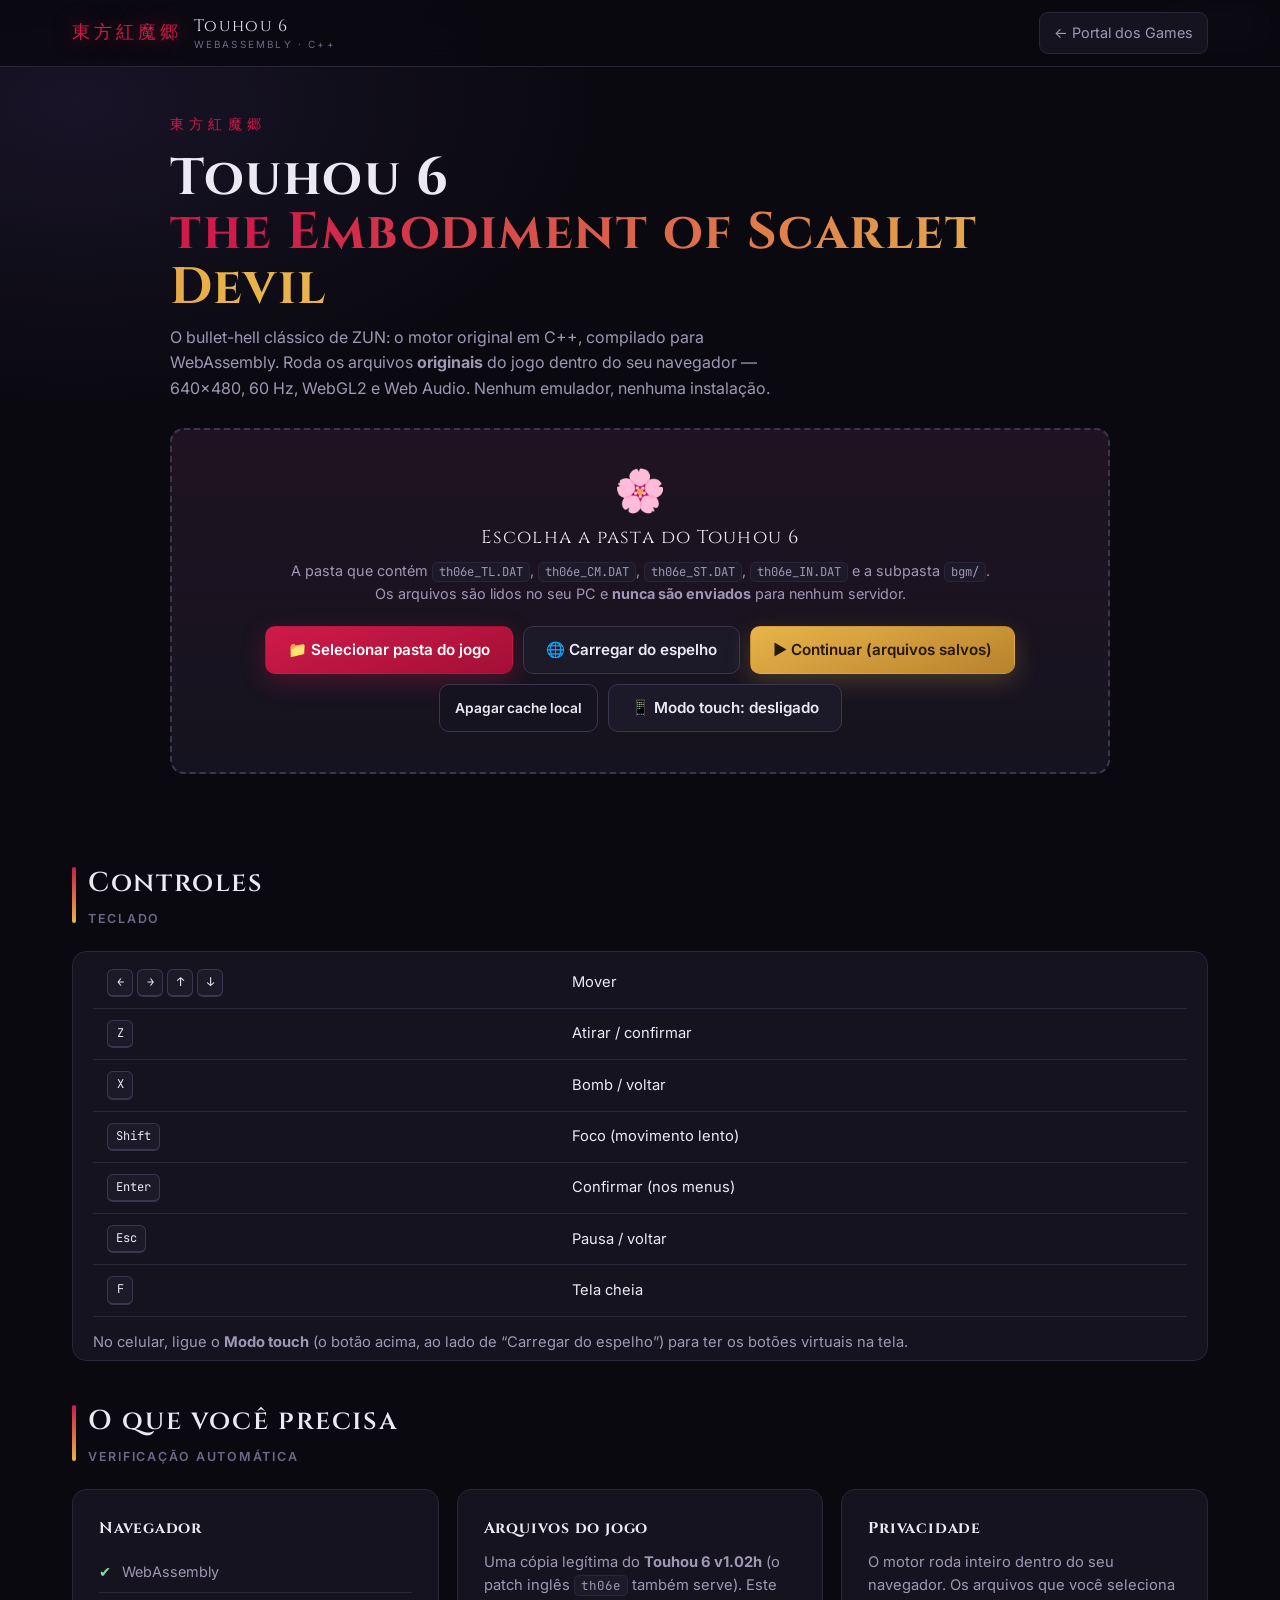
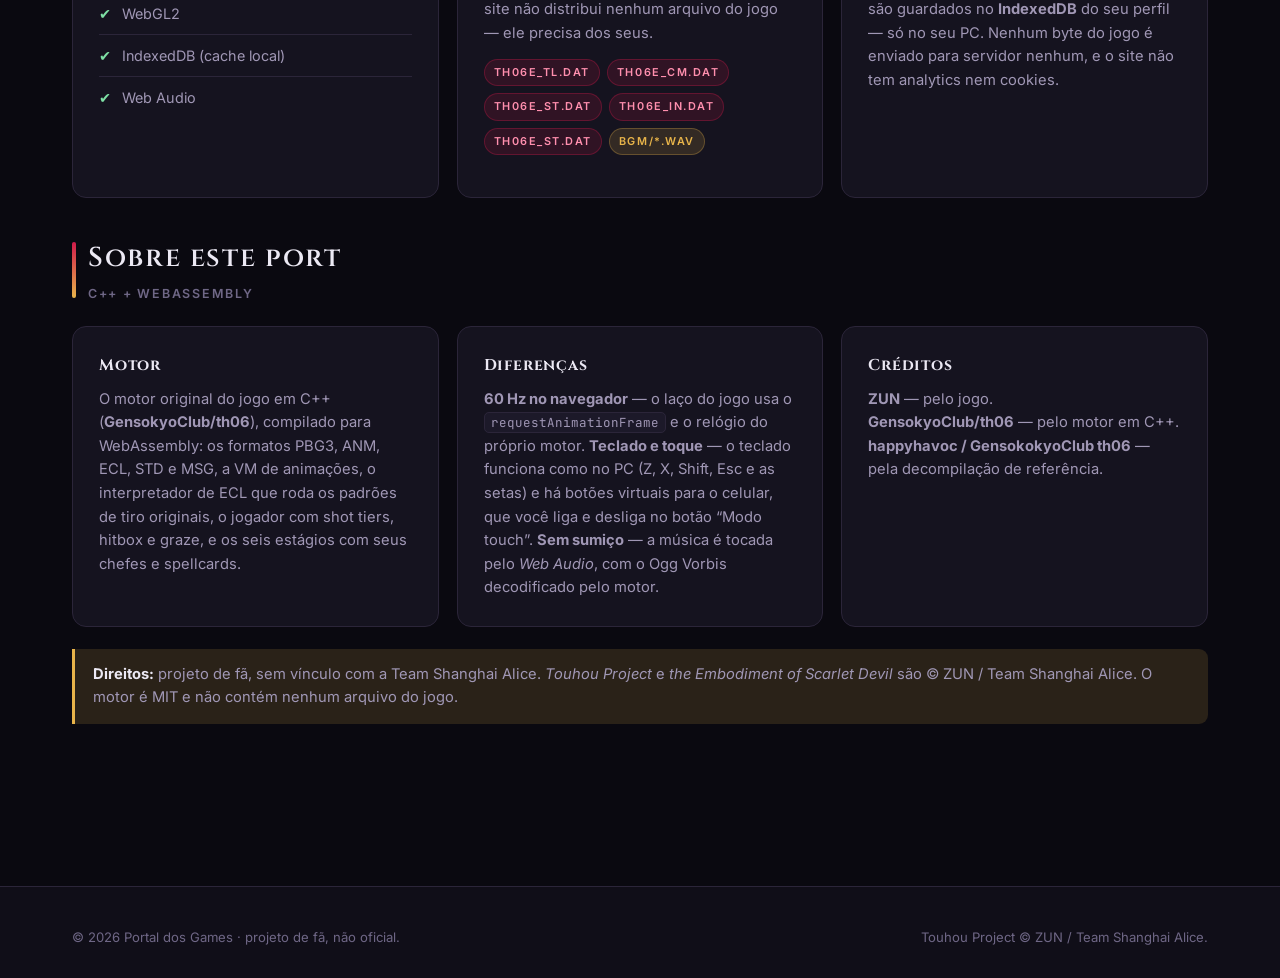
<file: index.html>
<!DOCTYPE html>
<html lang="pt-BR">
<head>
<meta charset="utf-8" />
<meta name="viewport" content="width=device-width, initial-scale=1" />
<title>Touhou 6 — 東方紅魔郷 · WebAssembly</title>
<meta name="description" content="Touhou 6: the Embodiment of Scarlet Devil rodando direto no navegador, em C++ + WebAssembly. Sem emulador, sem instalar nada." />
<meta name="theme-color" content="#0a0910" />
<link rel="preconnect" href="https://fonts.googleapis.com" />
<link rel="preconnect" href="https://fonts.gstatic.com" crossorigin />
<link href="https://fonts.googleapis.com/css2?family=Cinzel:wght@500;600;700&family=Inter:wght@400;500;600;700&family=JetBrains+Mono:wght@400;500&display=swap" rel="stylesheet" />
<link rel="stylesheet" href="assets/css/style.css" />
<link rel="stylesheet" href="assets/css/game.css" />
<link rel="icon" href="assets/img/th06-icon.png" />
</head>
<body>

<header class="site-header site-header--game">
  <div class="wrap site-header__inner">
    <div class="game-brand">
      <span class="game-brand__jp">東方紅魔郷</span>
      <span class="game-brand__en">Touhou 6<small>WebAssembly · C++</small></span>
    </div>
    <a class="backlink" data-config="portalUrl" data-config-attr="href" href="../PortalDosGames/">← Portal dos Games</a>
  </div>
</header>

<main>

  <!-- --------------------------------------------------------- launcher -->
  <section class="launcher">
    <p class="launcher__jp">東方紅魔郷</p>
    <h1 class="launcher__title">Touhou 6<br /><em>the Embodiment of Scarlet Devil</em></h1>
    <p class="launcher__lead">
      O bullet-hell clássico de ZUN: o motor original em C++, compilado
      para WebAssembly. Roda os arquivos <strong>originais</strong> do jogo
      dentro do seu navegador — 640×480, 60 Hz, WebGL2 e Web Audio. Nenhum
      emulador, nenhuma instalação.
    </p>

    <div class="dropzone" id="dropzone">
      <div class="dropzone__icon">🌸</div>
      <p class="dropzone__title">Escolha a pasta do Touhou 6</p>
      <p class="dropzone__hint">
        A pasta que contém <code>th06e_TL.DAT</code>, <code>th06e_CM.DAT</code>,
        <code>th06e_ST.DAT</code>, <code>th06e_IN.DAT</code>
        e a subpasta <code>bgm/</code>.<br />
        Os arquivos são lidos no seu PC e <strong>nunca são enviados</strong>
        para nenhum servidor.
      </p>
      <div class="dropzone__actions">
        <button class="btn btn--primary" id="pickBtn" type="button">📁 Selecionar pasta do jogo</button>
        <button class="btn btn--host" id="hostBtn" type="button">🌐 Carregar do espelho</button>
        <button class="btn btn--gold" id="resumeBtn" type="button" hidden>▶ Continuar (arquivos salvos)</button>
        <button class="btn btn--ghost btn--sm" id="clearCacheBtn" type="button" hidden>Apagar cache local</button>
        <button class="btn btn--touch" id="touchBtn" type="button" aria-pressed="false">📱 Modo touch: desligado</button>
      </div>
      <input id="folderInput" type="file" webkitdirectory directory multiple />
    </div>

    <div class="progress" id="progress">
      <div class="progress__row">
        <span id="progressLabel">Preparando…</span>
        <span>0%</span>
      </div>
      <div class="progress__bar"><div class="progress__fill" id="progressFill"></div></div>
    </div>

    <p class="status" id="status" role="status" aria-live="polite"></p>
    <div class="filelist" id="fileList"></div>
  </section>

  <!-- ------------------------------------------------------- informações -->
  <div class="info-sections">
    <section class="section section--tight">
      <div class="wrap">
        <div class="section__head">
          <h2 class="section__title">Controles <small>Teclado</small></h2>
        </div>
        <div class="panel" style="padding:6px 20px">
          <table class="table">
            <tbody>
              <tr><td><kbd>←</kbd> <kbd>→</kbd> <kbd>↑</kbd> <kbd>↓</kbd></td><td>Mover</td></tr>
              <tr><td><kbd>Z</kbd></td><td>Atirar / confirmar</td></tr>
              <tr><td><kbd>X</kbd></td><td>Bomb / voltar</td></tr>
              <tr><td><kbd>Shift</kbd></td><td>Foco (movimento lento)</td></tr>
              <tr><td><kbd>Enter</kbd></td><td>Confirmar (nos menus)</td></tr>
              <tr><td><kbd>Esc</kbd></td><td>Pausa / voltar</td></tr>
              <tr><td><kbd>F</kbd></td><td>Tela cheia</td></tr>
            </tbody>
          </table>
          <p class="card__text" style="margin:14px 0 0">
            No celular, ligue o <strong>Modo touch</strong> (o botão acima, ao
            lado de “Carregar do espelho”) para ter os botões virtuais na tela.
          </p>
        </div>
      </div>
    </section>

    <section class="section section--tight">
      <div class="wrap">
        <div class="section__head">
          <h2 class="section__title">O que você precisa <small>Verificação automática</small></h2>
        </div>
        <div class="info-grid">
          <div class="panel">
            <h3 class="card__title" style="font-size:.98rem;margin-bottom:10px">Navegador</h3>
            <div id="reqList"></div>
          </div>
          <div class="panel">
            <h3 class="card__title" style="font-size:.98rem;margin-bottom:10px">Arquivos do jogo</h3>
            <p class="card__text" style="margin-bottom:0">
              Uma cópia legítima do <strong>Touhou 6 v1.02h</strong> (o patch
              inglês <code>th06e</code> também serve). Este site não distribui
              nenhum arquivo do jogo — ele precisa dos seus.
            </p>
            <div class="chip-row" style="margin-top:14px">
              <span class="tag tag--scarlet">th06e_TL.DAT</span>
              <span class="tag tag--scarlet">th06e_CM.DAT</span>
              <span class="tag tag--scarlet">th06e_ST.DAT</span>
              <span class="tag tag--scarlet">th06e_IN.DAT</span>
              <span class="tag tag--scarlet">th06e_ST.DAT</span>
              <span class="tag">bgm/*.wav</span>
            </div>
          </div>
          <div class="panel">
            <h3 class="card__title" style="font-size:.98rem;margin-bottom:10px">Privacidade</h3>
            <p class="card__text" style="margin-bottom:0">
              O motor roda inteiro dentro do seu navegador. Os arquivos que
              você seleciona são guardados no <strong>IndexedDB</strong> do
              seu perfil — só no seu PC. Nenhum byte do jogo é enviado para
              servidor nenhum, e o site não tem analytics nem cookies.
            </p>
          </div>
        </div>
      </div>
    </section>

    <section class="section section--tight">
      <div class="wrap">
        <div class="section__head">
          <h2 class="section__title">Sobre este port <small>C++ + WebAssembly</small></h2>
        </div>
        <div class="info-grid">
          <div class="panel">
            <h3 class="card__title" style="font-size:.98rem;margin-bottom:10px">Motor</h3>
            <p class="card__text" style="margin-bottom:0">
              O motor original do jogo em C++ (<strong>GensokyoClub/th06</strong>),
              compilado para WebAssembly: os formatos PBG3, ANM, ECL, STD e
              MSG, a VM de animações, o interpretador de ECL que roda os
              padrões de tiro originais, o jogador com shot tiers, hitbox e
              graze, e os seis estágios com seus chefes e spellcards.
            </p>
          </div>
          <div class="panel">
            <h3 class="card__title" style="font-size:.98rem;margin-bottom:10px">Diferenças</h3>
            <p class="card__text" style="margin-bottom:0">
              <strong>60 Hz no navegador</strong> — o laço do jogo usa o
              <code>requestAnimationFrame</code> e o relógio do próprio motor.
              <strong>Teclado e toque</strong> — o teclado funciona como no PC
              (Z, X, Shift, Esc e as setas) e há botões virtuais para o
              celular, que você liga e desliga no botão “Modo touch”.
              <strong>Sem sumiço</strong> — a música é tocada pelo
              <em>Web Audio</em>, com o Ogg Vorbis decodificado pelo motor.
            </p>
          </div>
          <div class="panel">
            <h3 class="card__title" style="font-size:.98rem;margin-bottom:10px">Créditos</h3>
            <p class="card__text" style="margin-bottom:0">
              <strong>ZUN</strong> — pelo jogo.<br />
              <strong>GensokyoClub/th06</strong> — pelo motor em C++.<br />
              <strong>happyhavoc / GensokokyoClub th06</strong> — pela
              decompilação de referência.
            </p>
          </div>
        </div>

        <div class="note" style="margin-top:22px">
          <strong>Direitos:</strong> projeto de fã, sem vínculo com a Team
          Shanghai Alice. <em>Touhou Project</em> e <em>the Embodiment of
          Scarlet Devil</em> são © ZUN / Team Shanghai Alice. O motor é MIT e
          não contém nenhum arquivo do jogo.
        </div>
      </div>
    </section>
  </div>
</main>

<footer class="site-footer">
  <div class="wrap">
    <div class="site-footer__bottom" style="border-top:0;padding-top:0">
      <span>© <span id="year"></span> Portal dos Games · projeto de fã, não oficial.</span>
      <span>Touhou Project © ZUN / Team Shanghai Alice.</span>
    </div>
  </div>
</footer>

<button id="fsBtn" title="Tela cheia (F)">⛶ Tela cheia</button>

<script src="assets/js/zip.js"></script>
<script src="assets/js/game.js"></script>
<script>
  (function () {
    var y = document.getElementById("year");
    if (y) y.textContent = String(new Date().getFullYear());
  })();
</script>
</body>
</html>
</file>
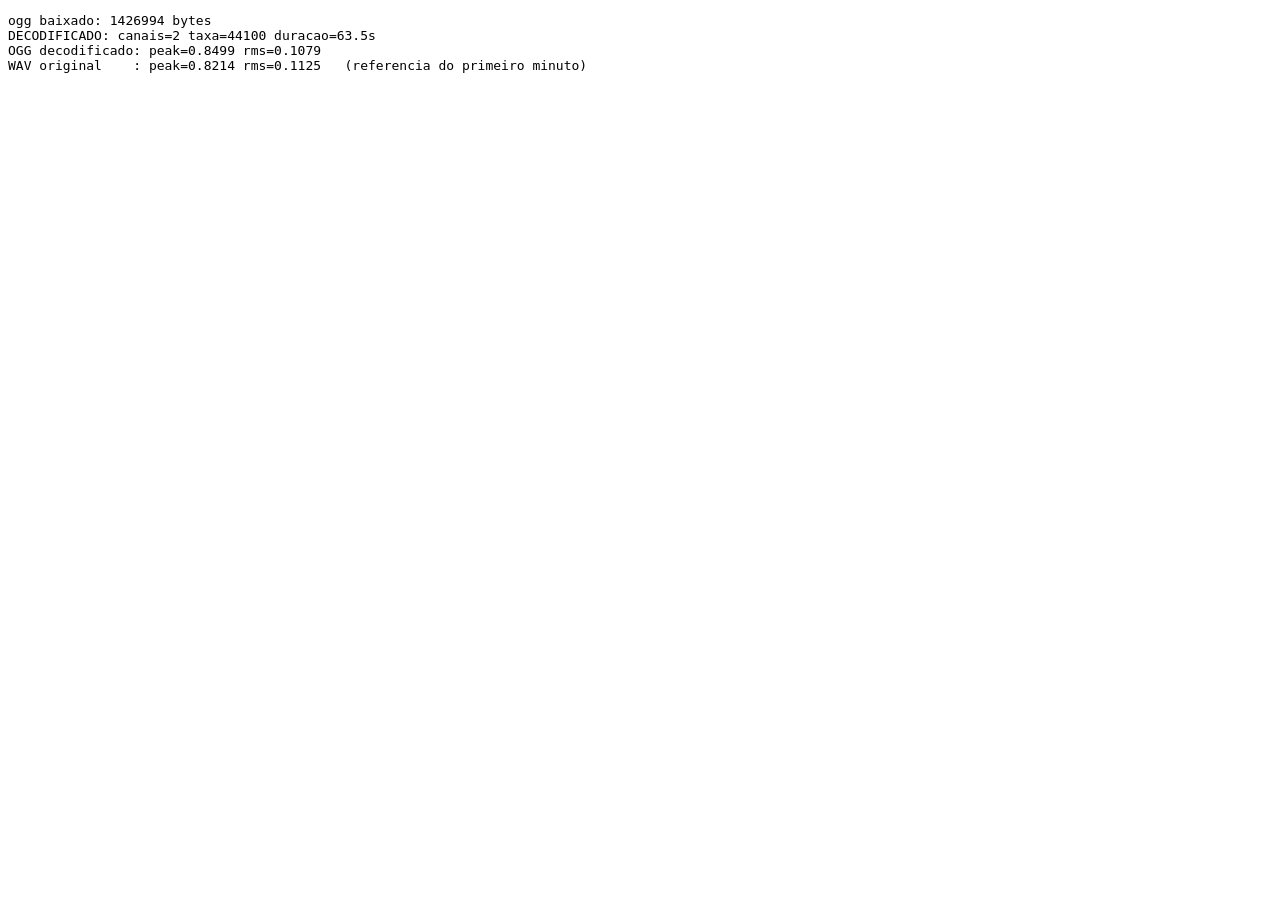
<file: __oggtest.html>
<!DOCTYPE html>
<html><head><meta charset="utf-8"><title>ogg decode test</title></head>
<body><pre id="log"></pre>
<script>
const log = m => { document.getElementById("log").textContent += m + "\n"; console.log("[ogg]", m); };
(async () => {
  const ctx = new AudioContext();
  try {
    const r = await fetch("./__oggtest/bgm/th06_01.ogg");
    const ab = await r.arrayBuffer();
    log("ogg baixado: " + ab.byteLength + " bytes");
    const buf = await ctx.decodeAudioData(ab);
    const ch = buf.numberOfChannels, sr = buf.sampleRate, dur = buf.duration;
    log("DECODIFICADO: canais=" + ch + " taxa=" + sr + " duracao=" + dur.toFixed(1) + "s");
    const d = buf.getChannelData(0);
    let peak = 0, sum = 0;
    const upto = Math.min(d.length, sr * 60);
    for (let i = 0; i < upto; i++) { const a = Math.abs(d[i]); if (a > peak) peak = a; sum += d[i]*d[i]; }
    log("OGG decodificado: peak=" + peak.toFixed(4) + " rms=" + Math.sqrt(sum/upto).toFixed(4));
    log("WAV original    : peak=0.8214 rms=0.1125   (referencia do primeiro minuto)");
    document.body.setAttribute("data-ok", "1");
  } catch (e) {
    log("ERRO: " + e.message);
  }
})();
</script></body></html>
</file>
<file: assets/css/style.css>
/* ==========================================================================
   Portal dos Games — shared theme
   Dark / scarlet (東方紅魔郷) look. Used by every page of the portal and
   mirrored in the TH06-web repo so the two sites look like one family.
   ========================================================================== */

:root {
  color-scheme: dark;

  /* Surfaces */
  --bg:            #0a0910;
  --bg-soft:       #100e18;
  --surface:       #15131f;
  --surface-2:     #1c1929;
  --border:        #2b2539;
  --border-strong: #3d3450;

  /* Ink */
  --text:          #ece9f4;
  --muted:         #a097b5;
  --faint:         #6f6786;

  /* Accents */
  --scarlet:       #d01a4a;
  --scarlet-deep:  #a30f36;
  --scarlet-soft:  rgba(208, 26, 74, 0.14);
  --gold:          #e8b44a;
  --gold-soft:     rgba(232, 180, 74, 0.14);
  --violet:        #7b5cc4;

  --radius:   14px;
  --radius-s: 9px;
  --shadow:   0 18px 48px rgba(0, 0, 0, 0.55);
  --maxw:     1180px;

  --font: "Inter", "Segoe UI", system-ui, -apple-system, "Helvetica Neue", sans-serif;
  --font-display: "Cinzel", "Georgia", "Times New Roman", serif;
  --font-mono: "JetBrains Mono", "Cascadia Code", ui-monospace, "Consolas", monospace;
}

/* --------------------------------------------------------------------------
   Reset
   -------------------------------------------------------------------------- */

*, *::before, *::after { box-sizing: border-box; }

html { scroll-behavior: smooth; }

body {
  margin: 0;
  min-height: 100vh;
  background:
    radial-gradient(1100px 620px at 78% -12%, rgba(208, 26, 74, 0.16), transparent 62%),
    radial-gradient(900px 520px at 6% 4%, rgba(123, 92, 196, 0.13), transparent 58%),
    var(--bg);
  color: var(--text);
  font-family: var(--font);
  font-size: 16px;
  line-height: 1.6;
  -webkit-font-smoothing: antialiased;
}

img { max-width: 100%; display: block; }
a { color: inherit; text-decoration: none; }
button, input, select { font: inherit; color: inherit; }

::selection { background: var(--scarlet); color: #fff; }

:focus-visible {
  outline: 2px solid var(--gold);
  outline-offset: 3px;
  border-radius: 4px;
}

/* --------------------------------------------------------------------------
   Layout
   -------------------------------------------------------------------------- */

.wrap {
  width: 100%;
  max-width: var(--maxw);
  margin-inline: auto;
  padding-inline: 22px;
}

main { padding-bottom: 84px; }

.section { padding: 54px 0 12px; }
.section--tight { padding: 30px 0 8px; }

.section__head {
  display: flex;
  align-items: baseline;
  justify-content: space-between;
  gap: 18px;
  flex-wrap: wrap;
  margin-bottom: 22px;
}

.section__title {
  font-family: var(--font-display);
  font-size: clamp(1.25rem, 2.4vw, 1.7rem);
  font-weight: 600;
  letter-spacing: 0.06em;
  margin: 0;
  position: relative;
  padding-left: 16px;
}

.section__title::before {
  content: "";
  position: absolute;
  left: 0; top: 0.22em; bottom: 0.22em;
  width: 4px;
  border-radius: 3px;
  background: linear-gradient(180deg, var(--scarlet), var(--gold));
}

.section__title small {
  display: block;
  font-family: var(--font);
  font-size: 0.78rem;
  letter-spacing: 0.14em;
  text-transform: uppercase;
  color: var(--faint);
  margin-top: 4px;
}

.eyebrow {
  font-size: 0.75rem;
  letter-spacing: 0.26em;
  text-transform: uppercase;
  color: var(--gold);
  margin: 0 0 12px;
}

.lead { color: var(--muted); font-size: 1.03rem; max-width: 68ch; }

/* --------------------------------------------------------------------------
   Header / nav
   -------------------------------------------------------------------------- */

.site-header {
  position: sticky;
  top: 0;
  z-index: 50;
  backdrop-filter: blur(14px);
  -webkit-backdrop-filter: blur(14px);
  background: rgba(10, 9, 16, 0.82);
  border-bottom: 1px solid var(--border);
}

.site-header__inner {
  display: flex;
  align-items: center;
  gap: 20px;
  min-height: 66px;
}

.brand {
  display: flex;
  align-items: center;
  gap: 11px;
  font-family: var(--font-display);
  font-size: 1.06rem;
  letter-spacing: 0.09em;
  white-space: nowrap;
}

.brand__mark {
  width: 32px; height: 32px;
  display: grid; place-items: center;
  border-radius: 9px;
  background: linear-gradient(150deg, var(--scarlet), #5d1030);
  border: 1px solid rgba(232, 180, 74, 0.35);
  font-size: 1rem;
  box-shadow: 0 4px 16px rgba(208, 26, 74, 0.35);
}

.brand__sub {
  font-family: var(--font);
  font-size: 0.66rem;
  letter-spacing: 0.2em;
  text-transform: uppercase;
  color: var(--faint);
  display: block;
  margin-top: -3px;
}

.nav { margin-left: auto; display: flex; align-items: center; gap: 4px; }

.nav a {
  padding: 8px 14px;
  border-radius: 9px;
  font-size: 0.92rem;
  color: var(--muted);
  transition: color .15s, background .15s;
}

.nav a:hover { color: var(--text); background: var(--surface-2); }
.nav a[aria-current="page"] { color: var(--text); background: var(--scarlet-soft); box-shadow: inset 0 0 0 1px rgba(208,26,74,.35); }

.nav__cta {
  background: var(--scarlet);
  color: #fff !important;
  padding-inline: 18px !important;
  box-shadow: 0 6px 18px rgba(208, 26, 74, 0.3);
}
.nav__cta:hover { background: var(--scarlet-deep); }

.nav-toggle {
  display: none;
  margin-left: auto;
  background: var(--surface-2);
  border: 1px solid var(--border);
  border-radius: 9px;
  padding: 7px 10px;
  cursor: pointer;
  line-height: 1;
}

/* --------------------------------------------------------------------------
   Hero
   -------------------------------------------------------------------------- */

.hero {
  position: relative;
  padding: 78px 0 60px;
  overflow: hidden;
}

.hero::after {
  /* faint scanline / grid texture */
  content: "";
  position: absolute; inset: 0;
  background-image:
    linear-gradient(rgba(255,255,255,.022) 1px, transparent 1px),
    linear-gradient(90deg, rgba(255,255,255,.022) 1px, transparent 1px);
  background-size: 46px 46px;
  mask-image: radial-gradient(ellipse 70% 60% at 50% 30%, #000 20%, transparent 78%);
  -webkit-mask-image: radial-gradient(ellipse 70% 60% at 50% 30%, #000 20%, transparent 78%);
  pointer-events: none;
}

.hero__inner { position: relative; z-index: 1; }

.hero__title {
  font-family: var(--font-display);
  font-size: clamp(2.4rem, 6.4vw, 4.6rem);
  line-height: 1.03;
  letter-spacing: 0.02em;
  margin: 0 0 6px;
  font-weight: 700;
}

.hero__title em {
  font-style: normal;
  background: linear-gradient(100deg, var(--scarlet) 10%, var(--gold) 90%);
  -webkit-background-clip: text;
  background-clip: text;
  color: transparent;
}

.hero__jp {
  font-family: var(--font-display);
  color: var(--scarlet);
  letter-spacing: 0.3em;
  font-size: clamp(0.85rem, 2vw, 1.1rem);
  margin: 0 0 18px;
}

.hero__lead { font-size: 1.08rem; color: var(--muted); max-width: 62ch; }

.hero__actions { display: flex; flex-wrap: wrap; gap: 12px; margin-top: 28px; }

.hero__stats {
  display: flex;
  flex-wrap: wrap;
  gap: 34px;
  margin-top: 46px;
  padding-top: 26px;
  border-top: 1px solid var(--border);
}

.stat__num {
  font-family: var(--font-display);
  font-size: 1.7rem;
  color: var(--gold);
  line-height: 1;
}

.stat__label {
  font-size: 0.76rem;
  letter-spacing: 0.16em;
  text-transform: uppercase;
  color: var(--faint);
  margin-top: 6px;
}

/* --------------------------------------------------------------------------
   Buttons
   -------------------------------------------------------------------------- */

.btn {
  display: inline-flex;
  align-items: center;
  gap: 9px;
  padding: 11px 22px;
  border-radius: 10px;
  border: 1px solid transparent;
  font-size: 0.95rem;
  font-weight: 600;
  cursor: pointer;
  transition: transform .12s, background .15s, border-color .15s, box-shadow .15s;
}

.btn:active { transform: translateY(1px); }

.btn--primary {
  background: linear-gradient(160deg, var(--scarlet), var(--scarlet-deep));
  color: #fff;
  box-shadow: 0 8px 24px rgba(208, 26, 74, 0.28);
}
.btn--primary:hover { box-shadow: 0 10px 30px rgba(208, 26, 74, 0.42); }

.btn--ghost {
  background: var(--surface);
  border-color: var(--border-strong);
  color: var(--text);
}
.btn--ghost:hover { background: var(--surface-2); border-color: var(--scarlet); }

.btn--gold {
  background: linear-gradient(160deg, var(--gold), #b8812c);
  color: #241703;
  box-shadow: 0 8px 24px rgba(232, 180, 74, 0.22);
}

.btn--sm { padding: 8px 15px; font-size: 0.86rem; }

/* --------------------------------------------------------------------------
   Cards / grid
   -------------------------------------------------------------------------- */

.grid { display: grid; gap: 18px; }
.grid--cards { grid-template-columns: repeat(auto-fill, minmax(268px, 1fr)); }
.grid--wide  { grid-template-columns: repeat(auto-fill, minmax(320px, 1fr)); }

.card {
  position: relative;
  display: flex;
  flex-direction: column;
  background: linear-gradient(180deg, var(--surface), var(--bg-soft));
  border: 1px solid var(--border);
  border-radius: var(--radius);
  padding: 22px;
  overflow: hidden;
  transition: transform .16s, border-color .16s, box-shadow .16s;
}

.card::before {
  content: "";
  position: absolute;
  inset: 0 auto auto 0;
  width: 100%; height: 3px;
  background: linear-gradient(90deg, var(--scarlet), var(--gold));
  opacity: 0;
  transition: opacity .16s;
}

.card:hover {
  transform: translateY(-3px);
  border-color: var(--border-strong);
  box-shadow: var(--shadow);
}
.card:hover::before { opacity: 1; }

.card__icon {
  width: 46px; height: 46px;
  display: grid; place-items: center;
  border-radius: 12px;
  font-size: 1.35rem;
  background: var(--scarlet-soft);
  border: 1px solid rgba(208, 26, 74, 0.3);
  margin-bottom: 15px;
}

.card__title {
  font-family: var(--font-display);
  font-size: 1.08rem;
  letter-spacing: 0.05em;
  margin: 0 0 4px;
}

.card__jp { font-size: 0.72rem; color: var(--scarlet); letter-spacing: 0.16em; margin: 0 0 9px; }

.card__text { color: var(--muted); font-size: 0.92rem; margin: 0 0 16px; flex: 1; }

.card__foot { display: flex; align-items: center; justify-content: space-between; gap: 12px; }

.tag {
  display: inline-block;
  font-size: 0.68rem;
  letter-spacing: 0.14em;
  text-transform: uppercase;
  padding: 4px 9px;
  border-radius: 999px;
  background: var(--gold-soft);
  color: var(--gold);
  border: 1px solid rgba(232, 180, 74, 0.28);
  font-weight: 600;
}

.tag--scarlet { background: var(--scarlet-soft); color: #ff8fae; border-color: rgba(208,26,74,.32); }
.tag--violet { background: rgba(123,92,196,.16); color: #b8a3f0; border-color: rgba(123,92,196,.35); }
.tag--muted  { background: var(--surface-2); color: var(--faint); border-color: var(--border); }

/* --------------------------------------------------------------------------
   Game cover (CSS-only artwork — no copyrighted assets shipped)
   -------------------------------------------------------------------------- */

.cover {
  position: relative;
  aspect-ratio: 4 / 3;
  border-radius: var(--radius-s);
  overflow: hidden;
  display: grid;
  place-items: center;
  margin-bottom: 18px;
  border: 1px solid var(--border);
  background:
    radial-gradient(circle at 50% 118%, rgba(208, 26, 74, 0.55), transparent 58%),
    radial-gradient(circle at 22% 18%, rgba(123, 92, 196, 0.3), transparent 52%),
    linear-gradient(165deg, #1a1526, #0c0a12);
}

.cover__jp {
  font-family: var(--font-display);
  font-size: clamp(1.5rem, 5.2vw, 2.5rem);
  writing-mode: vertical-rl;
  letter-spacing: 0.22em;
  color: #f4ecff;
  text-shadow: 0 0 26px rgba(208, 26, 74, 0.75), 0 3px 0 rgba(0,0,0,.5);
}

.cover__num {
  position: absolute;
  right: 10px; bottom: 6px;
  font-family: var(--font-display);
  font-size: 2.4rem;
  color: rgba(232, 180, 74, 0.32);
  letter-spacing: .02em;
}

.cover--flash {
  background:
    radial-gradient(circle at 76% 24%, rgba(232, 180, 74, 0.3), transparent 55%),
    linear-gradient(160deg, #1d1a10, #0d0b08);
}
.cover--flash .cover__jp { writing-mode: horizontal-tb; letter-spacing: .1em; color: #ffe9b0; text-shadow: 0 0 22px rgba(232,180,74,.6); }

/* --------------------------------------------------------------------------
   Panels / notes
   -------------------------------------------------------------------------- */

.panel {
  background: var(--surface);
  border: 1px solid var(--border);
  border-radius: var(--radius);
  padding: 26px;
}

.panel--gold { border-color: rgba(232, 180, 74, 0.3); background: linear-gradient(180deg, rgba(232,180,74,.06), var(--surface)); }

.note {
  border-left: 3px solid var(--gold);
  background: var(--gold-soft);
  padding: 14px 18px;
  border-radius: 0 var(--radius-s) var(--radius-s) 0;
  color: var(--muted);
  font-size: 0.92rem;
}

.note strong { color: var(--text); }

/* --------------------------------------------------------------------------
   Link list
   -------------------------------------------------------------------------- */

.linklist { display: flex; flex-direction: column; gap: 12px; }

.linkrow {
  display: flex;
  align-items: center;
  gap: 16px;
  padding: 17px 20px;
  background: var(--surface);
  border: 1px solid var(--border);
  border-radius: var(--radius-s);
  transition: border-color .15s, background .15s, transform .15s;
}

.linkrow:hover { border-color: var(--scarlet); background: var(--surface-2); transform: translateX(3px); }

.linkrow__icon {
  width: 38px; height: 38px;
  flex: none;
  display: grid; place-items: center;
  border-radius: 10px;
  background: var(--surface-2);
  border: 1px solid var(--border);
}

.linkrow__body { flex: 1; min-width: 0; display: block; }
.linkrow__title { font-weight: 600; margin: 0; font-size: 0.98rem; display: block; }
.linkrow__desc { margin: 2px 0 0; color: var(--faint); font-size: 0.85rem; display: block; }

.linkrow__go { color: var(--faint); font-size: 1.15rem; flex: none; }
.linkrow:hover .linkrow__go { color: var(--gold); }

/* --------------------------------------------------------------------------
   Table (controls)
   -------------------------------------------------------------------------- */

.table { width: 100%; border-collapse: collapse; font-size: 0.92rem; }

.table th, .table td {
  text-align: left;
  padding: 11px 14px;
  border-bottom: 1px solid var(--border);
}

.table th {
  color: var(--faint);
  font-size: 0.72rem;
  letter-spacing: 0.15em;
  text-transform: uppercase;
  font-weight: 600;
}

.table td:first-child { white-space: nowrap; }

kbd {
  display: inline-block;
  min-width: 26px;
  text-align: center;
  padding: 3px 8px;
  font-family: var(--font-mono);
  font-size: 0.82em;
  background: var(--surface-2);
  border: 1px solid var(--border-strong);
  border-bottom-width: 2px;
  border-radius: 6px;
  color: var(--text);
}

/* --------------------------------------------------------------------------
   Footer
   -------------------------------------------------------------------------- */

.site-footer {
  border-top: 1px solid var(--border);
  background: var(--bg-soft);
  padding: 40px 0 30px;
  margin-top: 40px;
}

.site-footer__grid {
  display: grid;
  grid-template-columns: repeat(auto-fit, minmax(190px, 1fr));
  gap: 30px;
  margin-bottom: 28px;
}

.site-footer h4 {
  font-size: 0.74rem;
  letter-spacing: 0.18em;
  text-transform: uppercase;
  color: var(--faint);
  margin: 0 0 12px;
  font-weight: 600;
}

.site-footer ul { list-style: none; margin: 0; padding: 0; display: flex; flex-direction: column; gap: 8px; }
.site-footer a { color: var(--muted); font-size: 0.9rem; }
.site-footer a:hover { color: var(--gold); }

.site-footer__bottom {
  border-top: 1px solid var(--border);
  padding-top: 20px;
  display: flex;
  justify-content: space-between;
  gap: 14px;
  flex-wrap: wrap;
  color: var(--faint);
  font-size: 0.82rem;
}

/* --------------------------------------------------------------------------
   Toast
   -------------------------------------------------------------------------- */

.toast {
  position: fixed;
  left: 50%;
  bottom: 26px;
  transform: translate(-50%, 24px);
  background: var(--surface-2);
  border: 1px solid var(--border-strong);
  color: var(--text);
  padding: 12px 20px;
  border-radius: 10px;
  box-shadow: var(--shadow);
  opacity: 0;
  pointer-events: none;
  transition: opacity .2s, transform .2s;
  z-index: 100;
  font-size: 0.9rem;
  max-width: 90vw;
}

.toast.is-visible { opacity: 1; transform: translate(-50%, 0); }
.toast--error { border-color: rgba(255, 107, 129, 0.6); }

/* --------------------------------------------------------------------------
   Responsive
   -------------------------------------------------------------------------- */

@media (max-width: 780px) {
  .nav {
    display: none;
    position: absolute;
    top: 66px; left: 0; right: 0;
    flex-direction: column;
    align-items: stretch;
    gap: 2px;
    padding: 12px;
    background: var(--bg-soft);
    border-bottom: 1px solid var(--border);
  }
  .nav.is-open { display: flex; }
  .nav a { padding: 11px 14px; }
  .nav-toggle { display: block; }
  .hero { padding: 52px 0 40px; }
  .hero__stats { gap: 22px; }
}

@media (prefers-reduced-motion: reduce) {
  * { animation: none !important; transition: none !important; scroll-behavior: auto !important; }
}
</file>
<file: assets/css/game.css>
/* ==========================================================================
   TH06-web — game page styles
   Theme mirrors the Portal dos Games site (assets/css/style.css).
   ========================================================================== */

/* --------------------------------------------------------------------------
   Brand row
   -------------------------------------------------------------------------- */

.site-header--game { background: rgba(10, 9, 16, 0.86); }

.game-brand {
  display: flex;
  align-items: center;
  gap: 12px;
}

.game-brand__jp {
  font-family: var(--font-display);
  font-size: 1.12rem;
  letter-spacing: 0.22em;
  color: var(--scarlet);
  text-shadow: 0 0 20px rgba(208, 26, 74, 0.5);
}

.game-brand__en {
  font-family: var(--font-display);
  font-size: 1.02rem;
  letter-spacing: 0.1em;
  color: var(--text);
}

.game-brand__en small {
  display: block;
  font-family: var(--font);
  font-size: 0.62rem;
  letter-spacing: 0.22em;
  text-transform: uppercase;
  color: var(--faint);
  margin-top: -2px;
}

.backlink {
  margin-left: auto;
  display: inline-flex;
  align-items: center;
  gap: 8px;
  color: var(--muted);
  font-size: 0.9rem;
  padding: 8px 14px;
  border-radius: 9px;
  border: 1px solid var(--border);
  background: var(--surface);
  transition: border-color .15s, color .15s;
}
.backlink:hover { color: var(--text); border-color: var(--scarlet); }

/* --------------------------------------------------------------------------
   Launcher
   -------------------------------------------------------------------------- */

.launcher {
  max-width: 940px;
  margin: 0 auto;
  padding: 46px 0 10px;
}

.launcher__title {
  font-family: var(--font-display);
  font-size: clamp(2rem, 5.2vw, 3.2rem);
  line-height: 1.06;
  letter-spacing: 0.03em;
  margin: 0 0 10px;
}

.launcher__title em {
  font-style: normal;
  background: linear-gradient(100deg, var(--scarlet) 10%, var(--gold) 90%);
  -webkit-background-clip: text;
  background-clip: text;
  color: transparent;
}

.launcher__jp {
  font-family: var(--font-display);
  letter-spacing: 0.36em;
  color: var(--scarlet);
  font-size: 0.9rem;
  margin: 0 0 16px;
}

.launcher__lead { color: var(--muted); max-width: 64ch; margin: 0 0 26px; }

/* --------------------------------------------------------------------------
   Dropzone
   -------------------------------------------------------------------------- */

.dropzone {
  position: relative;
  border: 2px dashed var(--border-strong);
  border-radius: var(--radius);
  background:
    linear-gradient(180deg, rgba(208, 26, 74, 0.05), transparent),
    var(--surface);
  padding: 40px 28px;
  text-align: center;
  transition: border-color .16s, background .16s, transform .16s;
}

.dropzone.is-over {
  border-color: var(--scarlet);
  background:
    linear-gradient(180deg, rgba(208, 26, 74, 0.16), transparent),
    var(--surface);
  transform: scale(1.006);
}

.dropzone__icon { font-size: 2.6rem; line-height: 1; margin-bottom: 12px; }

.dropzone__title {
  font-family: var(--font-display);
  font-size: 1.16rem;
  letter-spacing: 0.06em;
  margin: 0 0 6px;
}

.dropzone__hint { color: var(--muted); font-size: 0.9rem; margin: 0 0 20px; }

.dropzone__actions { display: flex; flex-wrap: wrap; gap: 10px; justify-content: center; }

/* the real <input> is hidden; the button above triggers it */
.dropzone input[type=file] { display: none; }

.btn--host {
  background: var(--surface-2);
  border: 1px solid var(--border-strong);
  color: var(--text);
}
.btn--host:hover { border-color: var(--gold); color: var(--gold); }

.btn[disabled] { opacity: .5; cursor: not-allowed; transform: none !important; }

/* --------------------------------------------------------------------------
   Progress
   -------------------------------------------------------------------------- */

.progress {
  margin-top: 22px;
  display: none;
}

.progress.is-visible { display: block; }

.progress__row {
  display: flex;
  justify-content: space-between;
  font-size: 0.85rem;
  color: var(--muted);
  margin-bottom: 8px;
}

.progress__bar {
  height: 8px;
  border-radius: 99px;
  background: var(--surface-2);
  border: 1px solid var(--border);
  overflow: hidden;
}

.progress__fill {
  height: 100%;
  width: 0%;
  border-radius: 99px;
  background: linear-gradient(90deg, var(--scarlet), var(--gold));
  transition: width .2s ease;
}

/* --------------------------------------------------------------------------
   Status / errors
   -------------------------------------------------------------------------- */

.status {
  margin-top: 16px;
  font-size: 0.88rem;
  color: var(--muted);
  min-height: 1.2em;
  text-align: center;
}

.status--error { color: #ff6b81; }
.status--ok { color: #7ee0a5; }

.filelist {
  margin: 18px auto 0;
  max-width: 560px;
  text-align: left;
  display: none;
}

.filelist.is-visible { display: block; }

.filelist__title {
  font-size: 0.72rem;
  letter-spacing: 0.16em;
  text-transform: uppercase;
  color: var(--faint);
  margin: 0 0 8px;
}

.filelist ul {
  list-style: none;
  margin: 0;
  padding: 0;
  display: flex;
  flex-wrap: wrap;
  gap: 6px;
}

.filelist li {
  font-family: var(--font-mono);
  font-size: 0.72rem;
  color: var(--muted);
  background: var(--surface-2);
  border: 1px solid var(--border);
  border-radius: 6px;
  padding: 3px 8px;
}

.filelist li.is-missing { color: #ff6b81; border-color: rgba(255,107,129,.4); }

/* --------------------------------------------------------------------------
   Game canvas
   -------------------------------------------------------------------------- */

body.playing {
  background: #000;
  display: flex;
  align-items: center;
  justify-content: center;
  height: 100vh;
  overflow: hidden;
}

body.playing .site-header,
body.playing .launcher,
body.playing .site-footer,
body.playing .info-sections,
body.playing #fsBtn { display: none; }

/* The drawing buffer stays 640x480; CSS scales it to the viewport keeping
   4:3 with nearest-neighbour pixels. !important beats the inline size that
   winit sets on the canvas. */
#canvas {
  display: block;
  background: #000;
  image-rendering: pixelated;
  aspect-ratio: 16 / 9;
  width: min(100vw, 177.778vh) !important;
  height: auto !important;
  max-height: 100vh;
  /* Sem isso o navegador rola a pagina quando o dedo arrasta no jogo. */
  touch-action: none;
}

/* O botao do modo touch no launcher. */
.btn--touch {
  background: var(--surface-2);
  border: 1px solid var(--border-strong);
  color: var(--text-dim);
}
.btn--touch:hover { border-color: var(--gold); color: var(--gold); }
.btn--touch.is-on {
  border-color: var(--gold);
  color: var(--gold);
  background: rgba(232, 180, 74, 0.12);
}

#canvas:fullscreen {
  width: 100vw !important;
  height: 100vh !important;
  object-fit: contain;
  max-height: none;
}

#fsBtn {
  position: fixed;
  top: 10px;
  right: 12px;
  z-index: 10;
  opacity: 0.55;
  background: var(--surface);
  color: #fff;
  border: 1px solid var(--border-strong);
  border-radius: 8px;
  padding: 0.35rem 0.8rem;
  font-size: 0.85rem;
  cursor: pointer;
}
#fsBtn:hover { opacity: 1; }

/* --------------------------------------------------------------------------
   Info sections (under the launcher)
   -------------------------------------------------------------------------- */

.info-sections { padding-bottom: 70px; }

.info-grid {
  display: grid;
  grid-template-columns: repeat(auto-fit, minmax(280px, 1fr));
  gap: 18px;
  margin-top: 20px;
}

.chip-row { display: flex; flex-wrap: wrap; gap: 7px; margin: 0 0 16px; }

.requirement {
  display: flex;
  gap: 11px;
  align-items: flex-start;
  font-size: 0.9rem;
  color: var(--muted);
  padding: 9px 0;
  border-bottom: 1px solid var(--border);
}
.requirement:last-child { border-bottom: 0; }
.requirement__ok { color: #7ee0a5; flex: none; }
.requirement__no { color: var(--faint); flex: none; }

code {
  background: var(--surface-2);
  border: 1px solid var(--border);
  padding: 1px 6px;
  border-radius: 5px;
  font-family: var(--font-mono);
  font-size: 0.85em;
}

/* --------------------------------------------------------------------------
   Footer
   -------------------------------------------------------------------------- */

.site-footer { margin-top: 0; }
</file>
